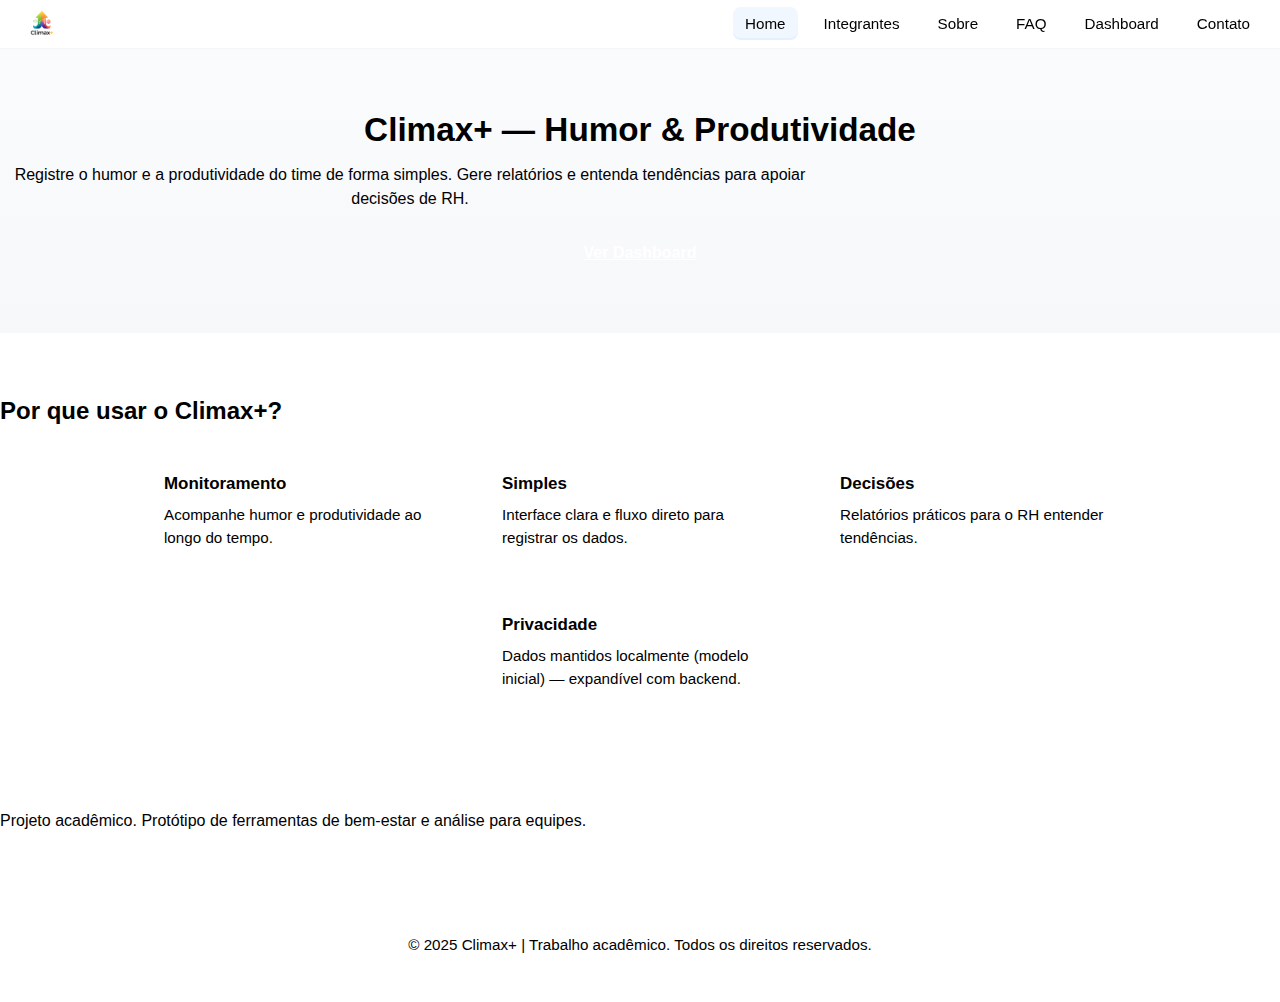
<file: index.html>
<!-- Arquivo inicial index-->
<!DOCTYPE html>
<html lang="pt-BR">
<head>
  <meta charset="utf-8" />
  <meta name="viewport" content="width=device-width,initial-scale=1" />
  <title>Climax+ — Home</title>
  <link rel="stylesheet" href="css/style.css" />
</head>
<body>
  <header>
    <nav class="navbar">
      <a href="index.html" class="brand">
        <img src="assets/logo.png" alt="Logo Climax+" width="180" height="180">
      </a>

      <button class="hamburger" id="hamburger" aria-label="Abrir menu" aria-expanded="false">
        <span></span><span></span><span></span>
      </button>

      <ul class="menu" id="menu">
        <li><a href="index.html" class="active">Home</a></li>
        <li><a href="integrantes.html">Integrantes</a></li>
        <li><a href="sobre.html">Sobre</a></li>
        <li><a href="faq.html">FAQ</a></li>
        <li><a href="dashboard.html">Dashboard</a></li>
        <li><a href="contato.html">Contato</a></li>
      </ul>
    </nav>
  </header>

  <main>
    <section class="hero">
      <h1>Climax+ — Humor & Produtividade</h1>
      <p>Registre o humor e a produtividade do time de forma simples. Gere relatórios e entenda tendências para apoiar decisões de RH.</p>
      <a class="btn" href="dashboard.html">Ver Dashboard</a>
    </section>

    <section class="benefits">
      <h2>Por que usar o Climax+?</h2>
      <div class="cards">
        <div class="card">
          <h3>Monitoramento</h3>
          <p>Acompanhe humor e produtividade ao longo do tempo.</p>
        </div>
        <div class="card">
          <h3>Simples</h3>
          <p>Interface clara e fluxo direto para registrar os dados.</p>
        </div>
        <div class="card">
          <h3>Decisões</h3>
          <p>Relatórios práticos para o RH entender tendências.</p>
        </div>
        <div class="card">
          <h3>Privacidade</h3>
          <p>Dados mantidos localmente (modelo inicial) — expandível com backend.</p>
        </div>
      </div>
    </section>

    <section class="partnership">
      <p>Projeto acadêmico. Protótipo de ferramentas de bem-estar e análise para equipes.</p>
    </section>
  </main>

  <footer>
    <p>&copy; 2025 Climax+ | Trabalho acadêmico. Todos os direitos reservados.</p>
  </footer>

  <script src="js/script.js"></script>
</body>
</html>
</file>
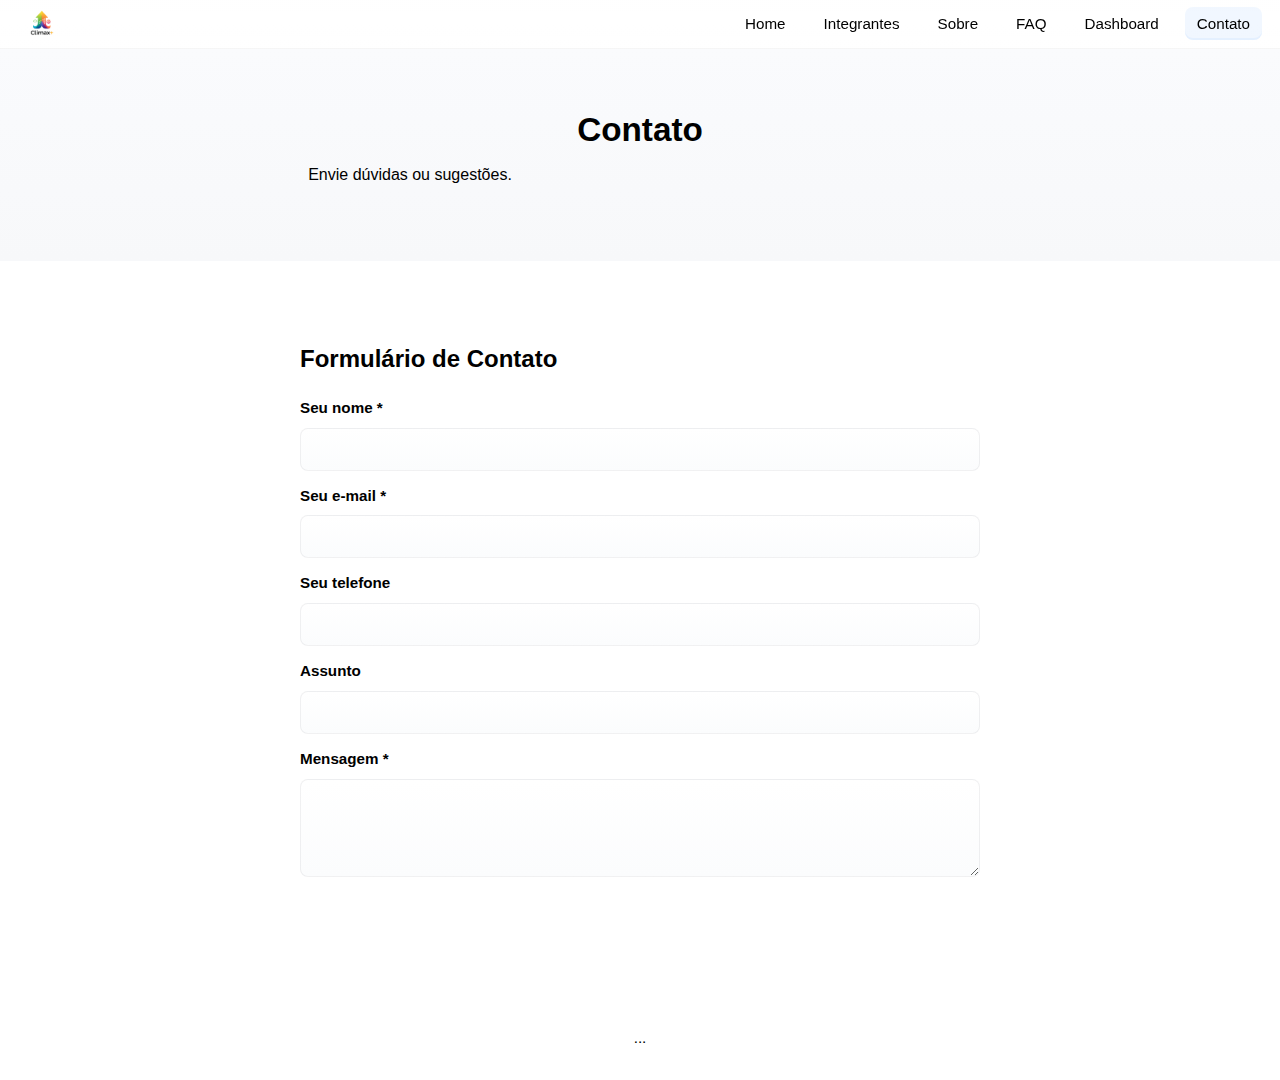
<file: contato.html>
<!DOCTYPE html>
<html lang="pt-BR">
<head>
  <meta charset="utf-8" />
  <meta name="viewport" content="width=device-width,initial-scale=1" />
  <title>Sobre | Climax+</title>
  <link rel="stylesheet" href="css/style.css" />
</head>
<body>
  <header>
    <nav class="navbar">
      <a href="index.html" class="brand">
        <img src="assets/logo.png" alt="Logo Climax+" width="180" height="180">
      </a>

      <button class="hamburger" id="hamburger" aria-label="Abrir menu" aria-expanded="false">
        <span></span><span></span><span></span>
      </button>

      <ul class="menu" id="menu">
        <li><a href="index.html">Home</a></li>
        <li><a href="integrantes.html">Integrantes</a></li>
        <li><a href="sobre.html">Sobre</a></li>
        <li><a href="faq.html">FAQ</a></li>
        <li><a href="dashboard.html">Dashboard</a></li>
        <li><a href="contato.html" class="active">Contato</a></li>
      </ul>
    </nav>
  </header>
  <main>
    <section class="hero">
      <h1>Contato</h1>
      <p>Envie dúvidas ou sugestões.</p>
    </section>

    <section class="contact">
      <form id="formContato" action="#" method="post">
        <h2>Formulário de Contato</h2>
        <label for="txtNome">Seu nome <span class="required">*</span></label>
        <input type="text" id="txtNome" name="txtNome" required>

        <label for="txtEmail">Seu e-mail <span class="required">*</span></label>
        <input type="email" id="txtEmail" name="txtEmail" required>

        <label for="telefone">Seu telefone</label>
        <input type="tel" id="telefone" name="telefone">

        <label for="txtAssunto">Assunto</label>
        <input type="text" id="txtAssunto" name="txtAssunto">

        <label for="txtMensagem">Mensagem <span class="required">*</span></label>
        <textarea id="txtMensagem" name="txtMensagem" rows="4" required></textarea>

        <input type="submit" value="Enviar">
      </form>
    </section>
  </main>
  <footer> ... </footer>
  <script src="js/script.js"></script>
</body>
</html>
</file>
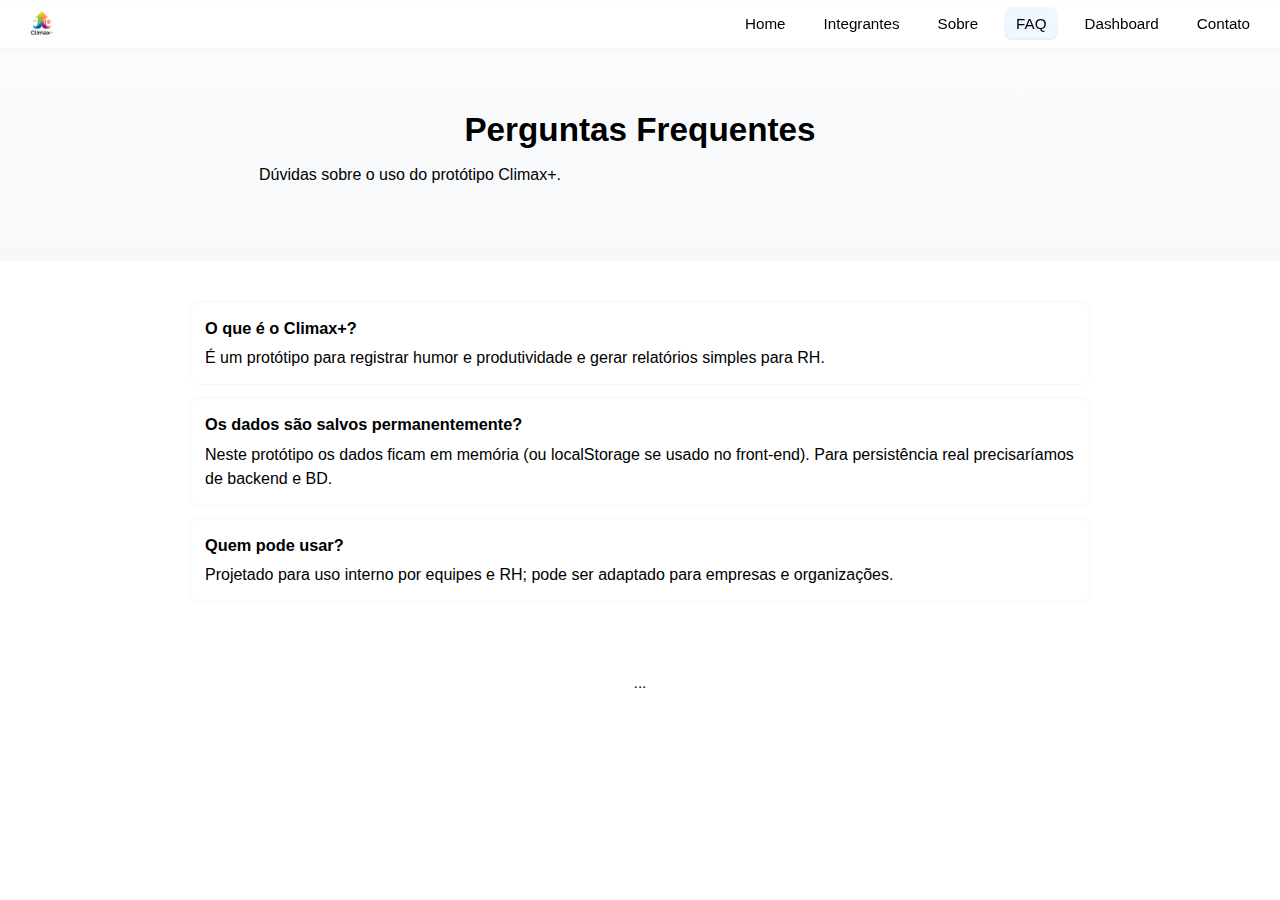
<file: faq.html>
<!DOCTYPE html>
<html lang="pt-BR">
<head>
  <meta charset="utf-8" />
  <meta name="viewport" content="width=device-width,initial-scale=1" />
  <title>Sobre | Climax+</title>
  <link rel="stylesheet" href="css/style.css" />
</head>
<body>
  <header>
    <nav class="navbar">
      <a href="index.html" class="brand">
        <img src="assets/logo.png" alt="Logo Climax+" width="180" height="180">
      </a>

      <button class="hamburger" id="hamburger" aria-label="Abrir menu" aria-expanded="false">
        <span></span><span></span><span></span>
      </button>

      <ul class="menu" id="menu">
        <li><a href="index.html">Home</a></li>
        <li><a href="integrantes.html">Integrantes</a></li>
        <li><a href="sobre.html">Sobre</a></li>
        <li><a href="faq.html" class="active">FAQ</a></li>
        <li><a href="dashboard.html">Dashboard</a></li>
        <li><a href="contato.html">Contato</a></li>
      </ul>
    </nav>
  </header>
  <main>
    <section class="hero">
      <h1>Perguntas Frequentes</h1>
      <p>Dúvidas sobre o uso do protótipo Climax+.</p>
    </section>

    <section class="faq">
      <div class="faq-item">
        <h2>O que é o Climax+?</h2>
        <p>É um protótipo para registrar humor e produtividade e gerar relatórios simples para RH.</p>
      </div>

      <div class="faq-item">
        <h2>Os dados são salvos permanentemente?</h2>
        <p>Neste protótipo os dados ficam em memória (ou localStorage se usado no front-end). Para persistência real precisaríamos de backend e BD.</p>
      </div>

      <div class="faq-item">
        <h2>Quem pode usar?</h2>
        <p>Projetado para uso interno por equipes e RH; pode ser adaptado para empresas e organizações.</p>
      </div>
    </section>
  </main>
  <footer> ... </footer>
  <script src="js/script.js"></script>
</body>
</html>
</file>
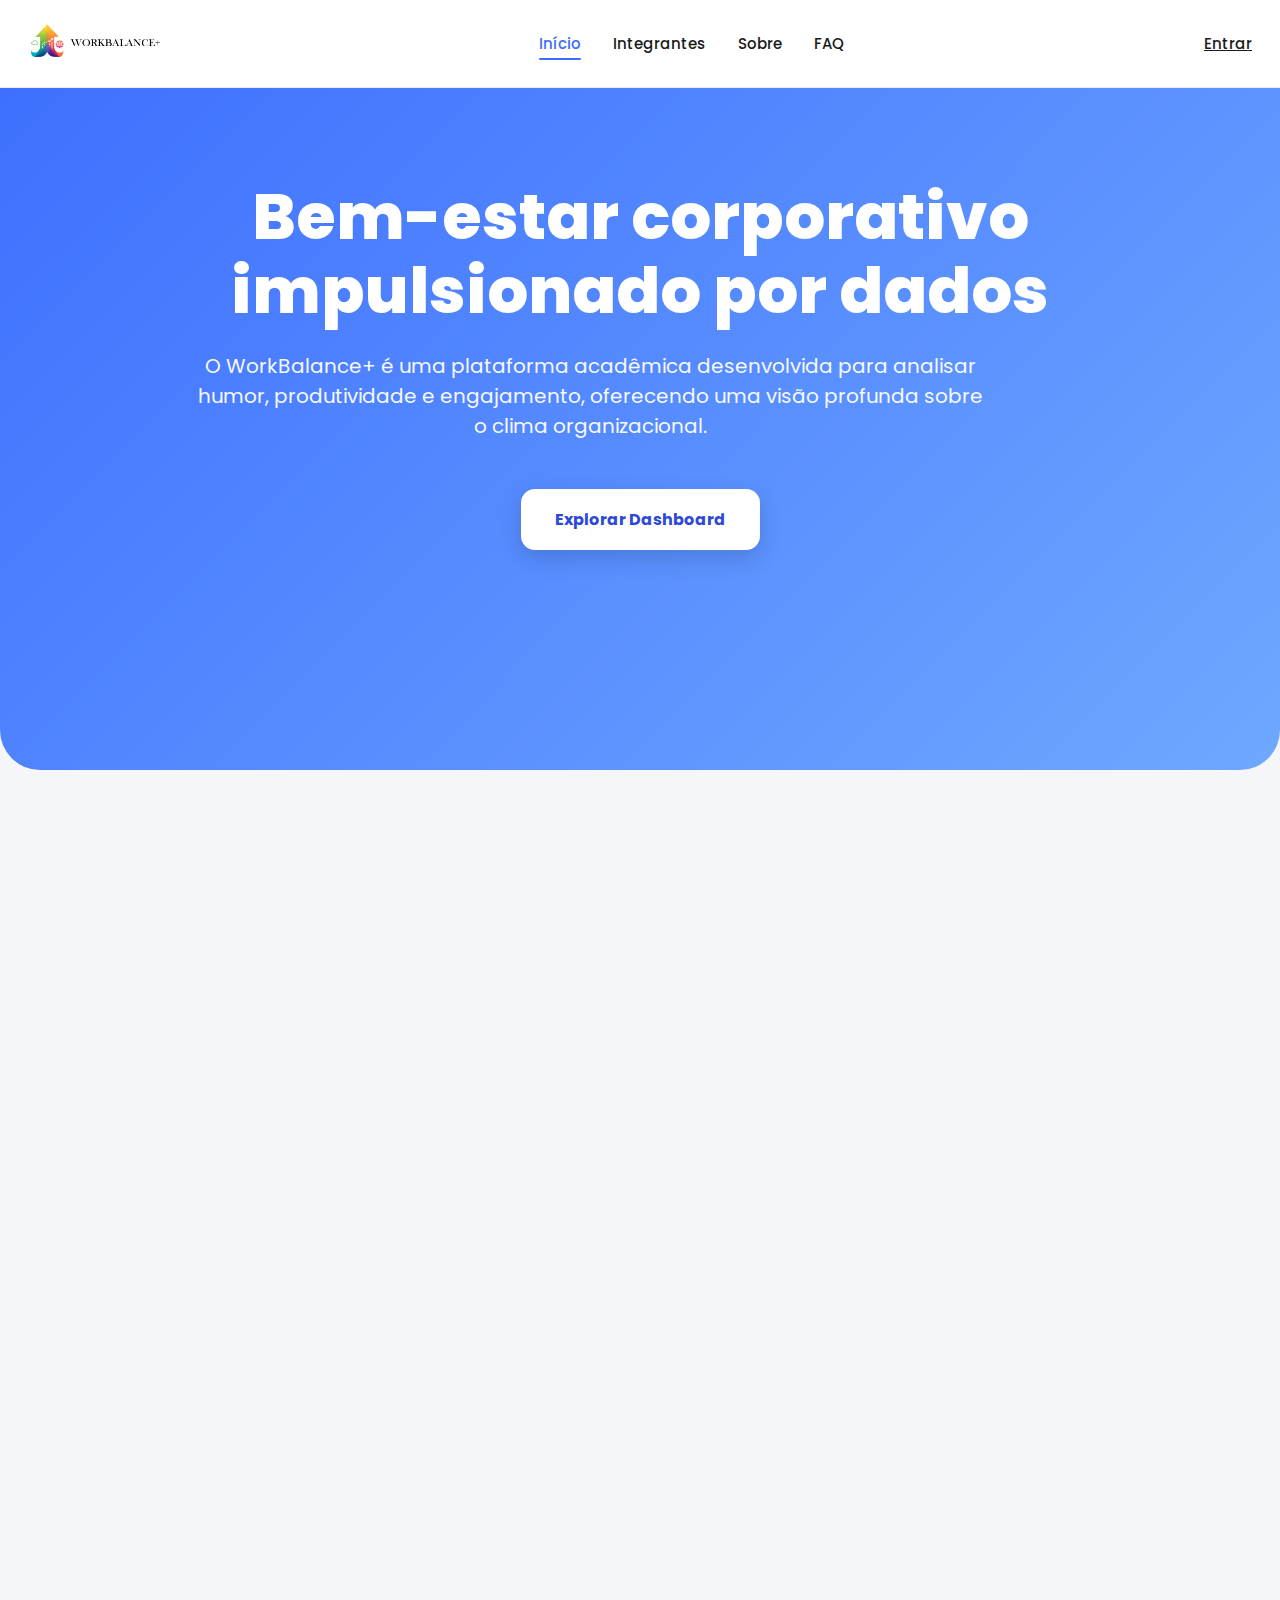
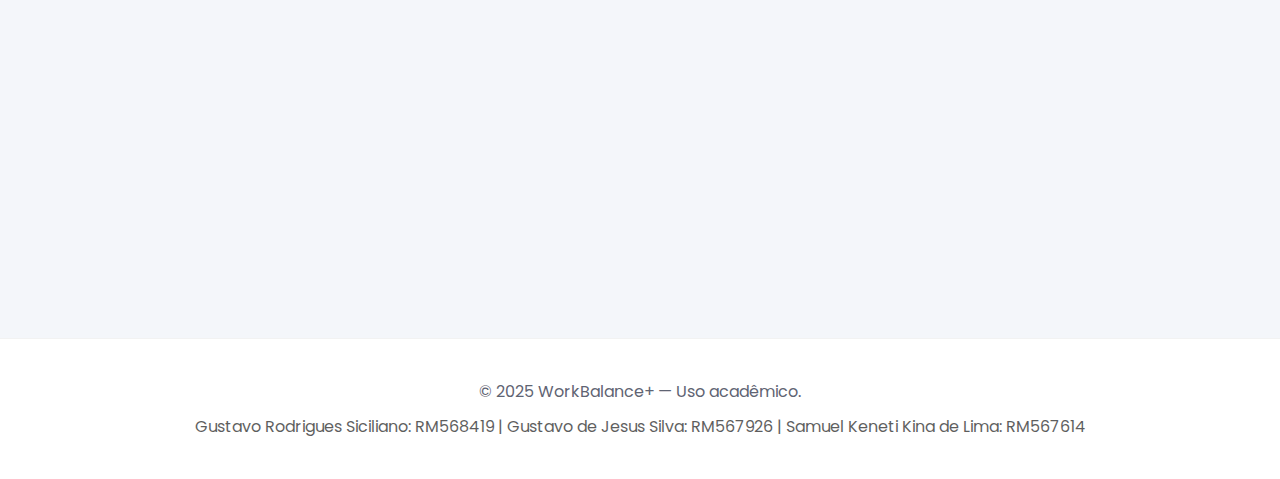
<file: Home.html>
<!DOCTYPE html>
<html lang="pt-BR">
  <head>
    <meta charset="utf-8" />
    <meta name="viewport" content="width=device-width, initial-scale=1" />
    <title>WorkBalance+ — Plataforma Acadêmica</title>

    <link rel="stylesheet" href="css/Home.css" />
    <link
      href="https://fonts.googleapis.com/css2?family=Poppins:wght@300;400;500;600;700;800&display=swap"
      rel="stylesheet"
    />
    <link rel="stylesheet" href="css/responsividade.css" />
  </head>

  <body>
    <!-- NAVBAR -->
    <header>
      <nav class="navbar">
        <a href="index.html" class="marca">
          <img
            src="assets/Logo_principal.png"
            alt="Logo WorkBalance+"
            width="150"
          />
        </a>

        <ul class="menu" id="menu">
          <li><a href="Home.html" class="ativo">Início</a></li>
          <li><a href="integrantes.html">Integrantes</a></li>
          <li><a href="sobre.html">Sobre</a></li>
          <li><a href="faq.html">FAQ</a></li>
        </ul>

        <div class="acoes">
          <a class="login" href="Login.html" id="abrirLogin">Entrar</a>
        </div>
      </nav>
    </header>

    <main>
      <!-- HERO -->
      <section class="hero big-hero fade">
        <div class="hero-texto">
          <h1>Bem-estar corporativo impulsionado por dados</h1>
          <p>
            O WorkBalance+ é uma plataforma acadêmica desenvolvida para analisar
            humor, produtividade e engajamento, oferecendo uma visão profunda
            sobre o clima organizacional.
          </p>
          <a class="botao hero-btn" href="dashboard.html">Explorar Dashboard</a>
        </div>
      </section>

      <!-- SOBRE A PLATAFORMA -->
      <section class="sobre-plataforma aparecer">
        <h2>O que é o WorkBalance+?</h2>
        <p>
          O WorkBalance+ é um projeto criado para estudar e compreender como o
          humor e a produtividade se comportam dentro de equipes. A plataforma
          avalia padrões, identifica mudanças e oferece relatórios estratégicos
          que auxiliam em pesquisas e tomadas de decisão acadêmicas.
        </p>

        <div class="sobre-grade">
          <div class="sobre-item aparecer delay1">
            <h3>📊 Análises aprofundadas</h3>
            <p>Indicadores como Mood Score e médias gerais.</p>
          </div>

          <div class="sobre-item aparecer delay2">
            <h3>🧠 Inteligência aplicada</h3>
            <p>Baseado em estudos sobre comportamento humano.</p>
          </div>

          <div class="sobre-item aparecer delay3">
            <h3>🛠 Desenvolvimento acadêmico</h3>
            <p>Construído com foco em lógica, usabilidade e boas práticas.</p>
          </div>

          <div class="sobre-item aparecer delay4">
            <h3>🔐 Privacidade garantida</h3>
            <p>Dados processados localmente, sem uso de servidores externos.</p>
          </div>
        </div>
      </section>

      <!-- COMO FUNCIONA -->
      <section class="como-funciona aparecer">
        <h2>Como funciona?</h2>
        <div class="passos">
          <div class="passo aparecer delay1">
            <span>1</span>
            <h3>Registro</h3>
            <p>O usuário insere humor, produtividade e data.</p>
          </div>

          <div class="passo aparecer delay2">
            <span>2</span>
            <h3>Processamento</h3>
            <p>A plataforma gera indicadores como Mood Score.</p>
          </div>

          <div class="passo aparecer delay3">
            <span>3</span>
            <h3>Análise</h3>
            <p>Exibição de médias, tendências e comparativos.</p>
          </div>

          <div class="passo aparecer delay4">
            <span>4</span>
            <h3>Resultados</h3>
            <p>Painéis e relatórios claros e intuitivos.</p>
          </div>
        </div>
      </section>

      <!-- PARCERIA -->
      <section class="parceria aparecer">
        <p>Projeto acadêmico — FIAP 2025</p>
      </section>

      <!-- FOOTER -->
      <footer>
        <p>&copy; 2025 WorkBalance+ — Uso acadêmico.</p>
        <p class="nomes-rodape">
          Gustavo Rodrigues Siciliano: RM568419 | Gustavo de Jesus Silva:
          RM567926 | Samuel Keneti Kina de Lima: RM567614
        </p>
      </footer>
    </main>

    <!-- SCRIPT DO SITE -->
    <script src="js/script.js"></script>

    <!-- 🟦 BOT DO IBM WATSON (ADICIONADO AQUI — LOCAL IDEAL) -->
    <script>
      window.watsonAssistantChatOptions = {
        integrationID: "c4604505-3b60-4d71-a15a-76c05218d6b8",
        region: "us-south",
        serviceInstanceID: "f27f254f-5677-496c-b2a1-928a7f79bf5a",
        onLoad: async (instance) => {
          await instance.render();
        },
      };

      setTimeout(function () {
        const t = document.createElement("script");
        t.src =
          "https://web-chat.global.assistant.watson.appdomain.cloud/versions/" +
          (window.watsonAssistantChatOptions.clientVersion || "latest") +
          "/WatsonAssistantChatEntry.js";
        document.head.appendChild(t);
      });
    </script>
  </body>
</html>
</file>
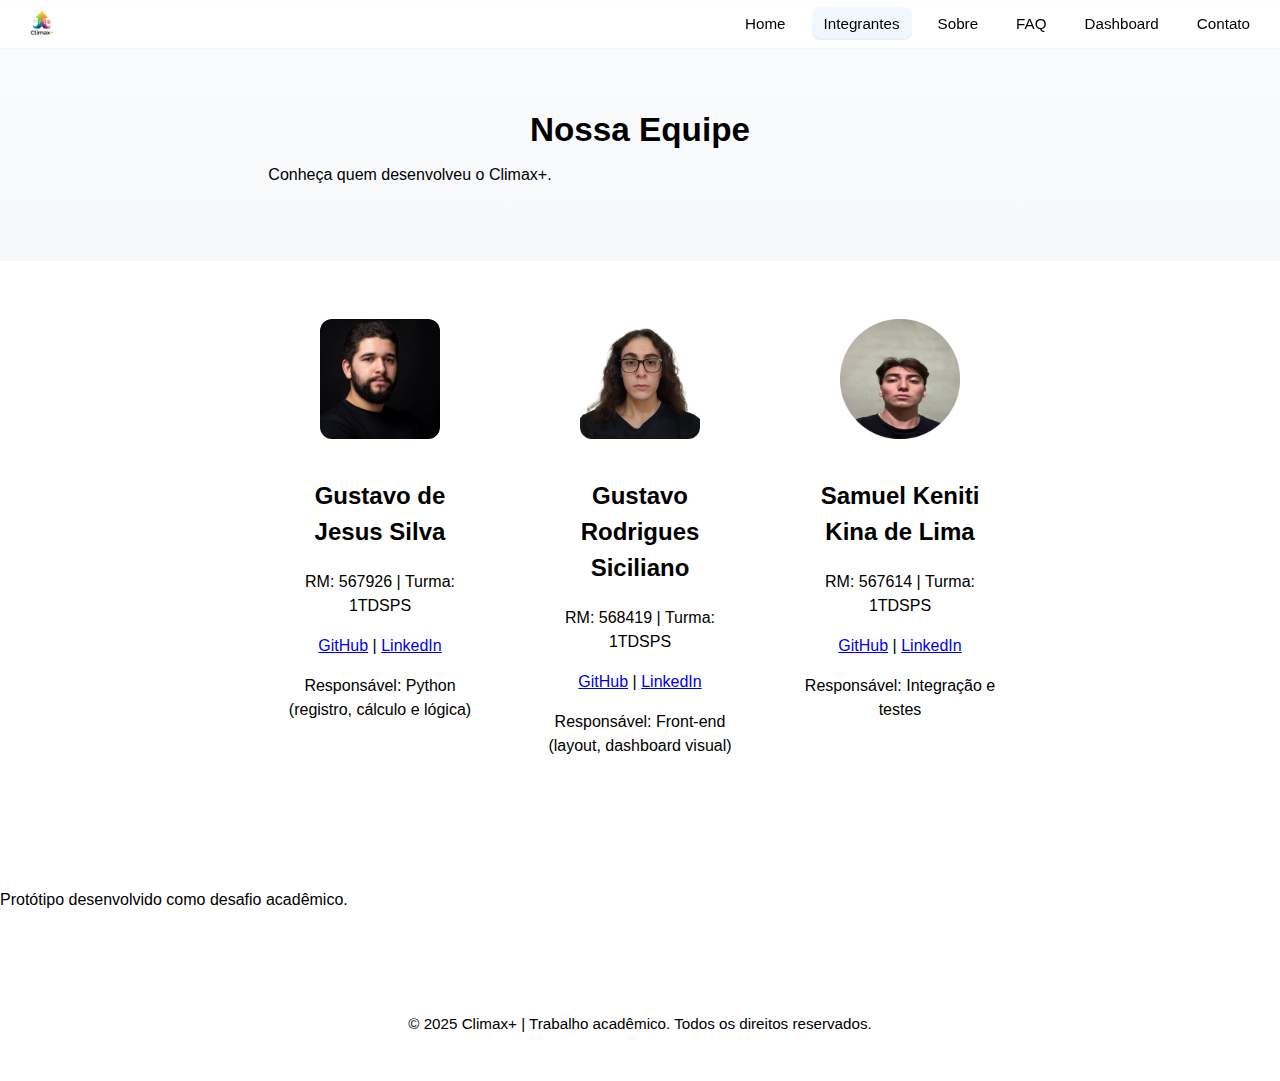
<file: integrantes.html>
<!DOCTYPE html>
<html lang="pt-BR">
<head>
  <meta charset="utf-8" />
  <meta name="viewport" content="width=device-width,initial-scale=1" />
  <title>Integrantes | Climax+</title>
  <link rel="stylesheet" href="css/style.css" />
</head>
<body>
  <header>
    <nav class="navbar">
      <a href="index.html" class="brand">
        <img src="assets/logo.png" alt="Logo Climax+" width="180" height="180">
      </a>

      <button class="hamburger" id="hamburger" aria-label="Abrir menu" aria-expanded="false">
        <span></span><span></span><span></span>
      </button>

      <ul class="menu" id="menu">
        <li><a href="index.html">Home</a></li>
        <li><a href="integrantes.html" class="active">Integrantes</a></li>
        <li><a href="sobre.html">Sobre</a></li>
        <li><a href="faq.html">FAQ</a></li>
        <li><a href="dashboard.html">Dashboard</a></li>
        <li><a href="contato.html">Contato</a></li>
      </ul>
    </nav>
  </header>

  <main>
    <section class="hero">
      <h1>Nossa Equipe</h1>
      <p>Conheça quem desenvolveu o Climax+.</p>
    </section>

    <section class="team">
      <article class="member">
        <img src="assets/G_JESUS.jpeg" alt="Gustavo de Jesus Silva">
        <h2>Gustavo de Jesus Silva</h2>
        <p class="meta">RM: 567926 | Turma: 1TDSPS</p>
        <p><a href="https://github.com/xGuga13x" target="_blank" rel="noopener">GitHub</a> |
           <a href="https://www.linkedin.com/in/gustavo-de-jesus-silva-57716320b/" target="_blank" rel="noopener">LinkedIn</a></p>
        <p class="role">Responsável: Python (registro, cálculo e lógica)</p>
      </article>

      <article class="member">
        <img src="assets/Siciliano.jpg" alt="Gustavo Rodrigues Siciliano">
        <h2>Gustavo Rodrigues Siciliano</h2>
        <p class="meta">RM: 568419 | Turma: 1TDSPS</p>
        <p><a href="https://github.com/Gxst456" target="_blank" rel="noopener">GitHub</a> |
           <a href="https://www.linkedin.com/in/gustavo-siciliano-78242224a/" target="_blank" rel="noopener">LinkedIn</a></p>
        <p class="role">Responsável: Front-end (layout, dashboard visual)</p>
      </article>

      <article class="member">
        <img src="assets/Samuel_Keniti.jpg" alt="Samuel Keniti Kina de Lima">
        <h2>Samuel Keniti Kina de Lima</h2>
        <p class="meta">RM: 567614 | Turma: 1TDSPS</p>
        <p><a href="https://github.com/swordoffiresof-coder" target="_blank" rel="noopener">GitHub</a> |
           <a href="https://www.linkedin.com/in/samuel-keniti-kina-de-lima-1b7566228/" target="_blank" rel="noopener">LinkedIn</a></p>
        <p class="role">Responsável: Integração e testes</p>
      </article>
    </section>

    <section class="partnership">
      <p>Protótipo desenvolvido como desafio acadêmico.</p>
    </section>
  </main>

  <footer>
    <p>&copy; 2025 Climax+ | Trabalho acadêmico. Todos os direitos reservados.</p>
  </footer>

  <script src="js/script.js"></script>
</body>
</html>
</file>
<file: css/style.css>
Style.cssvelho
/* ======================================================
   Climax+ - style.css (Minimalista Clean)
   Aplicável a todas as páginas: index, integrantes, sobre,
   faq, contato, dashboard.
   ====================================================== */

/* ===== Variáveis (cores / tipografia) ===== */
:root{
  --bg: #f7f8fa;
  --card: #ffffff;
  --text: #202428;
  --muted: #6b7280;
  --accent: #0b76ff;     /* azul limpo para destaques */
  --accent-2: #0b5fd6;   /* hover/ações */
  --glass: rgba(255,255,255,0.6);
  --shadow-1: 0 6px 18px rgba(18,24,32,0.06);
  --radius: 12px;
  --max-width: 1200px;
  --fw-regular: 400;
  --fw-medium: 600;
  --fw-bold: 700;
  --ease: 0.22s;
  --container-padding: 20px;
  --header-height: 72px;
}

/* ===== Reset + base ===== */
* { box-sizing: border-box; -webkit-font-smoothing:antialiased; -moz-osx-font-smoothing:grayscale; }
html,body { height:100%; }
html { font-size:16px; }
body{
  margin:0;
  font-family: "Inter", "Segoe UI", Roboto, Arial, sans-serif;
  background: var(--bg);
  color: var(--text);
  line-height:1.5;
  -webkit-font-smoothing:antialiased;
}

/* ===== Layout centralizado ===== */
.container{
  width: calc(100% - 2*var(--container-padding));
  max-width: var(--max-width);
  margin: 0 auto;
  padding: 0 var(--container-padding);
}

/* ===== Header / Navbar ===== */
header{
  backdrop-filter: blur(6px);
  background: linear-gradient(180deg, rgba(255,255,255,0.55), rgba(255,255,255,0.45));
  border-bottom: 1px solid rgba(16,24,32,0.04);
  position: sticky;
  top:0;
  z-index:1200;
}

.navbar{
  height: var(--header-height);
  display:flex;
  align-items:center;
  justify-content:space-between;
  gap: 16px;
  padding: 0 var(--container-padding);
  max-width: var(--max-width);
  margin:0 auto;
}

/* brand */
.brand img { display:block; width: 48px; height:48px; object-fit:cover; border-radius:8px; }

/* menu - desktop default hidden in mobile */
.menu {
  list-style:none;
  display:flex;
  gap: 18px;
  align-items:center;
  margin:0;
  padding:0;
}

/* menu links */
.menu a{
  text-decoration:none;
  color:var(--text);
  font-weight:var(--fw-medium);
  padding:8px 12px;
  border-radius:8px;
  transition: background var(--ease), color var(--ease), transform var(--ease);
  font-size:0.95rem;
}

.menu a:hover{
  color: var(--accent-2);
  transform: translateY(-1px);
}

.menu a.active{
  color: var(--accent);
  background: rgba(11,118,255,0.06);
  box-shadow: inset 0 -2px 0 rgba(11,118,255,0.06);
}

/* hamburger button (mobile / tablet) */
.hamburger{
  display:none;
  width:42px;
  height:42px;
  background:transparent;
  border:1px solid rgba(16,24,32,0.04);
  border-radius:10px;
  align-items:center;
  justify-content:center;
  cursor:pointer;
  transition: background var(--ease), transform var(--ease);
}

.hamburger span{
  display:block;
  width:18px;
  height:2px;
  background:var(--text);
  border-radius:2px;
  position:relative;
  transition: transform var(--ease), opacity var(--ease);
}
.hamburger span::before,
.hamburger span::after{
  content:"";
  position:absolute;
  left:0;
  right:0;
  height:2px;
  background:var(--text);
  border-radius:2px;
  transition: transform var(--ease), opacity var(--ease);
}
.hamburger span::before { top:-6px; }
.hamburger span::after  { top:6px; }

.hamburger.active span{ transform: rotate(45deg); background: transparent; }
.hamburger.active span::before { transform: rotate(-90deg) translateX(-6px); top:0; }
.hamburger.active span::after  { opacity:0; }

/* ===== Hero / header sections ===== */
.hero{
  padding: 56px 0;
  text-align: left;
  background: linear-gradient(180deg, rgba(250,251,253,1), rgba(247,248,250,1));
}
.hero .container{ display:flex; align-items:center; gap:32px; flex-direction:column; text-align:center; }
.hero h1{ font-size:clamp(1.6rem, 2.6vw, 2.4rem); margin:0 0 8px; font-weight:700; color:var(--text); }
.hero p{ margin:0 0 18px; color:var(--muted); max-width:820px; }
.hero .btn{ display:inline-block; padding:12px 18px; border-radius:10px; background:var(--accent); color:#fff; font-weight:600; box-shadow:var(--shadow-1); }

/* ===== Sections / cards ===== */
section { padding: 40px 0; }
.benefits .cards{ display:flex; gap:18px; justify-content:center; flex-wrap:wrap; }
.card{
  background:var(--card);
  border-radius: var(--radius);
  padding:22px;
  box-shadow: var(--shadow-1);
  min-width:220px;
  max-width:320px;
  transition: transform var(--ease), box-shadow var(--ease);
}
.card h3{ margin:0 0 8px; font-size:1.06rem; }
.card p{ margin:0; color:var(--muted); font-size:0.95rem; }

/* ===== Team / integrantes ===== */
.team{ display:flex; gap:20px; flex-wrap:wrap; justify-content:center; }
.member{
  width:240px; border-radius:12px; background:var(--card); padding:18px; text-align:center; box-shadow:var(--shadow-1);
}
.member img{ width:120px; height:120px; border-radius:12px; object-fit:cover; margin-bottom:12px; }

/* ===== FAQ ===== */
.faq{ max-width:900px; margin: 0 auto; display:flex; flex-direction:column; gap:12px; }
.faq-item{ background:transparent; border-radius:10px; padding:14px; border:1px solid rgba(16,24,32,0.04); }
.faq-item h2{ font-size:1.02rem; margin:0 0 6px; }
.faq-item p{ margin:0; color:var(--muted); }

/* ===== Formulário contato ===== */
form{ max-width:720px; margin:0 auto; background:var(--card); padding:20px; border-radius:12px; box-shadow:var(--shadow-1); }
label{ display:block; margin-bottom:8px; font-weight:600; color:var(--text); font-size:0.95rem; }
input[type="text"], input[type="email"], input[type="tel"], textarea{
  width:100%; padding:12px; border-radius:8px; border:1px solid rgba(16,24,32,0.06); margin-bottom:14px; font-size:0.95rem;
  background: linear-gradient(180deg, #ffffff, #fbfcfd);
}
input[type="submit"]{
  display:inline-block; padding:12px 18px; border-radius:10px; background:var(--accent); color:#fff; border:0; font-weight:600; cursor:pointer;
  transition: background var(--ease), transform var(--ease);
}
input[type="submit"]:hover{ background:var(--accent-2); transform: translateY(-2px); }

/* ===== Footer ===== */
footer{ padding:30px 0; text-align:center; color:var(--muted); font-size:0.95rem; }

/* ===== Accessibility focus ===== */
a:focus, button:focus, input:focus, textarea:focus{ outline:none; box-shadow:0 0 0 4px rgba(11,118,255,0.12); border-radius:8px; }

/* ===== Mobile first behavior & breakpoints ===== */

/* ---- Mobile (<= 600px) ---- */
@media (max-width:600px){
  .navbar{ padding: 0 12px; }
  .menu{ display:none; } /* hidden, hamburger visible */
  .hamburger{ display:flex; }

  .hero .container{ padding: 6px; }
  .benefits .cards{ flex-direction:column; align-items:center; }
  section{ padding:28px 0; }
}

/* ---- Tablet small (601–768px) ---- */
@media (min-width:601px) and (max-width:768px){
  .navbar{ padding: 0 18px; }
  .hamburger{ display:flex; }
  .menu{ display:none; } /* mobile overlay menu */
  .hero .container{ padding: 0; }
}

/* ---- Desktop (>= 769px) ---- */
@media (min-width:769px){
  .hamburger{ display:none; } /* hide hamburger on desktop */

  .navbar{ padding: 0 18px; }
  .menu{ display:flex; align-items:center; gap:14px; }

  .hero{ text-align:center; }
  .hero .container{ flex-direction:column; }
}

/* ===== Mobile menu overlay (centered) =====
   We use a fixed centered modal so the menu doesn't stick to bottom.
   Controlled by adding .menu--open to body via JS (safer than relying only on classes).
   ===== */
.menu-overlay{
  position: fixed;
  inset: 0;
  display: none;
  align-items: center;
  justify-content: center;
  background: rgba(12,18,24,0.35);
  z-index: 1400;
  padding: 24px;
}
.menu-overlay .menu{
  display:flex;
  flex-direction:column;
  gap:14px;
  background:var(--card);
  padding:20px;
  border-radius:12px;
  box-shadow: var(--shadow-1);
  min-width: 260px;
  max-width: 92%;
}
.menu-overlay.show{ display:flex; }

/* ==== small visual tweaks ==== */
.card, .member, form { transition: transform 0.18s ease, box-shadow 0.18s ease; }
</file>
<file: css/Home.css>
/* Paleta */
:root {
  --fundo: #f4f6fa;
  --fundo-alt: #ffffff;
  --texto: #1a1a1a;
  --texto-suave: #5f6473;

  --primaria: #3c6dff;
  --primaria-clara: #6ea8ff;
  --primaria-escura: #2d4ad7;

  --radius: 14px;
  --sombra: 0 8px 24px rgba(0, 0, 0, 0.08);
  --largura-max: 1280px;

  --transicao: 0.25s ease;
}

/* Reset */
* {
  margin: 0;
  padding: 0;
  box-sizing: border-box;
}

body {
  font-family: "Poppins", sans-serif;
  background: var(--fundo);
  color: var(--texto);
  overflow-x: hidden;
  animation: fadeIn 0.6s ease forwards;
}

/* Fade inicial */
@keyframes fadeIn {
  from {
    opacity: 0;
  }
  to {
    opacity: 1;
  }
}

/* Navbar */
header {
  position: fixed;
  top: 0;
  left: 0;
  width: 100%;
  background: #fff;
  border-bottom: 1px solid rgba(0, 0, 0, 0.08);
  transition: 0.35s ease;
  z-index: 9999;
}

header.scrolled {
  background: rgba(255, 255, 255, 0.55);
  backdrop-filter: blur(16px);
  box-shadow: 0 8px 20px rgba(0, 0, 0, 0.08);
}

.navbar {
  max-width: var(--largura-max);
  margin: auto;
  padding: 22px 28px;
  display: flex;
  justify-content: space-between;
  align-items: center;

  /* NECESSÁRIO PARA RESPONSIVIDADE */
  flex-wrap: wrap;
  gap: 14px;
}

.menu {
  display: flex;
  gap: 32px;
  list-style: none;
  flex-wrap: wrap;
}

.menu a {
  text-decoration: none;
  font-weight: 500;
  font-size: 15px;
  color: var(--texto);
  position: relative;
  padding-bottom: 3px;
  transition: 0.3s ease;
}

/* Underline animado */
.menu a::after {
  content: "";
  position: absolute;
  left: 0;
  bottom: -3px;
  width: 0;
  height: 2px;
  background: var(--primaria);
  border-radius: 50px;
  transition: 0.3s ease;
}

.menu a:hover::after,
.menu a.ativo::after {
  width: 100%;
}

.menu a:hover,
.menu a.ativo {
  color: var(--primaria);
}

/* Botão Entrar */
.login {
  font-size: 15px;
  font-weight: 500;
  color: var(--texto);
  cursor: pointer;
  transition: 0.25s;
}

.login:hover {
  color: var(--primaria);
}

/* Hero */
.big-hero {
  display: flex;
  flex-direction: column;
  align-items: center;
  text-align: center;
  padding: 180px 20px 220px;

  /* torna responsivo */
  padding-top: clamp(120px, 20vw, 180px);
  padding-bottom: clamp(130px, 18vw, 220px);

  background: linear-gradient(135deg, var(--primaria), var(--primaria-clara));
  border-bottom-left-radius: 40px;
  border-bottom-right-radius: 40px;
  color: white;
}

.hero-texto h1 {
  font-size: clamp(2.2rem, 6vw, 4rem);
  font-weight: 800;
  line-height: 1.15;
  max-width: 900px;
  margin-bottom: 24px;
}

.hero-texto p {
  font-size: clamp(1rem, 3.2vw, 1.25rem);
  max-width: 800px;
  margin-bottom: 48px;
  opacity: 0.95;
}

/* Botão com animação */
.hero-btn {
  padding: 18px 34px;
  background: #fff;
  color: var(--primaria-escura);
  border-radius: var(--radius);
  font-weight: 700;
  text-decoration: none;
  box-shadow: 0 8px 22px rgba(0, 0, 0, 0.15);
  transition: 0.35s ease;
  display: inline-block;
}

.hero-btn:hover {
  animation: pulinho 0.38s ease forwards;
  box-shadow: 0 16px 36px rgba(60, 109, 255, 0.32);
}

/* Keyframe do pulo */
@keyframes pulinho {
  0% {
    transform: translateY(0) scale(1);
  }
  45% {
    transform: translateY(-10px) scale(1.06);
  }
  75% {
    transform: translateY(-6px) scale(1.03);
  }
  100% {
    transform: translateY(-8px) scale(1.04);
  }
}

/* Sobre */
.sobre-plataforma {
  padding: 100px 20px;
  text-align: center;
  max-width: var(--largura-max);
  margin: auto;
}

.sobre-grade {
  display: grid;
  grid-template-columns: repeat(auto-fit, minmax(260px, 1fr));
  gap: 26px;
  margin-top: 40px;
}

.sobre-item {
  background: white;
  padding: 32px;
  border-radius: 18px;
  box-shadow: var(--sombra);
  transition: var(--transicao);
}

.sobre-item:hover {
  transform: translateY(-6px);
}

/* Como funciona */
.como-funciona {
  background: var(--fundo-alt);
  padding: 100px 20px;
  text-align: center;
}

.passos {
  display: grid;
  grid-template-columns: repeat(auto-fit, minmax(220px, 1fr));
  gap: 30px;
  margin-top: 40px;
}

.passo {
  background: var(--fundo);
  padding: 32px;
  border-radius: 18px;
  transition: var(--transicao);
}

.passo:hover {
  transform: translateY(-6px);
}

.passo span {
  display: inline-flex;
  justify-content: center;
  align-items: center;
  width: 42px;
  height: 42px;
  border-radius: 50%;
  background: var(--primaria);
  color: white;
  margin-bottom: 10px;
}

/* Parceria */
.parceria {
  padding: 60px 20px;
  text-align: center;
  background: var(--fundo-alt);
  border-top: 1px solid rgba(0, 0, 0, 0.06);
  border-bottom: 1px solid rgba(0, 0, 0, 0.06);
  box-shadow: inset 0 12px 28px rgba(0, 0, 0, 0.04);
}

.parceria p {
  font-size: 1.2rem;
  font-weight: 600;
  color: var(--primaria-escura);
}

/* Footer */
footer {
  text-align: center;
  padding: 40px 20px;
  background: #ffffff;
  border-top: 1px solid rgba(0, 0, 0, 0.05);
  color: var(--texto-suave);
}

.nomes-rodape {
  margin-top: 10px;
  color: var(--texto);
  opacity: 0.7;
}

/* Animações de scroll */
.aparecer {
  opacity: 0;
  transform: translateY(40px);
  transition: opacity 0.7s ease, transform 0.7s ease;
}

.visivel {
  opacity: 1;
  transform: translateY(0);
}

.delay1 {
  transition-delay: 0.1s;
}
.delay2 {
  transition-delay: 0.2s;
}
.delay3 {
  transition-delay: 0.3s;
}
.delay4 {
  transition-delay: 0.4s;
}

/* Modal Login */
.modal-login {
  position: fixed;
  inset: 0;
  display: none;
  justify-content: center;
  align-items: center;
  background: rgba(0, 0, 0, 0.55);
  backdrop-filter: blur(4px);
  z-index: 99999;
}

.login-conteudo {
  background: white;
  width: 360px;
  padding: 40px 35px;
  border-radius: 18px;
  box-shadow: 0 12px 28px rgba(0, 0, 0, 0.18);
  position: relative;
  animation: modal 0.35s ease;
}

/* modal responsivo */
@media (max-width: 380px) {
  .login-conteudo {
    width: 92%;
  }
}

@keyframes modal {
  from {
    opacity: 0;
    transform: translateY(40px) scale(0.95);
  }
  to {
    opacity: 1;
    transform: translateY(0) scale(1);
  }
}

.fechar-login {
  position: absolute;
  right: 22px;
  top: 16px;
  font-size: 26px;
  color: #444;
  cursor: pointer;
}

.login-conteudo h2 {
  color: var(--primaria-escura);
  font-weight: 700;
  margin-bottom: 4px;
}

.subtitulo-login {
  color: var(--texto-suave);
  margin-bottom: 16px;
}

.login-conteudo input {
  width: 100%;
  padding: 14px;
  border-radius: 10px;
  border: 1px solid #dcdcdc;
  margin-bottom: 15px;
  outline: none;
  transition: 0.25s;
}

.login-conteudo input:focus {
  border-color: var(--primaria);
  box-shadow: 0 0 0 3px rgba(60, 109, 255, 0.18);
}

.btn-login {
  width: 100%;
  padding: 14px;
  background: var(--primaria);
  color: white;
  border: none;
  border-radius: 12px;
  font-weight: 700;
  cursor: pointer;
  transition: 0.25s ease;
}

.btn-login:hover {
  background: var(--primaria-escura);
  transform: translateY(-2px);
}

/* RESPONSIVIDADE */

/* Telas muito pequenas */
@media (max-width: 360px) {
  .menu a {
    font-size: 12px;
  }
  .passos {
    grid-template-columns: 1fr;
  }
}

/* Celulares até 480px */
@media (max-width: 480px) {
  .navbar img {
    width: 120px;
  }

  .hero-texto h1 {
    font-size: 2.2rem;
  }
  .hero-texto p {
    font-size: 1rem;
  }

  .sobre-grade {
    grid-template-columns: 1fr;
  }
  .passos {
    grid-template-columns: 1fr;
  }
}

/* Tablets */
@media (max-width: 820px) {
  .big-hero {
    padding: 150px 25px 180px;
  }

  .hero-texto h1 {
    font-size: 2.6rem;
  }

  .sobre-plataforma {
    padding: 70px 20px;
  }
}

/* Notebooks pequenos */
@media (max-width: 1024px) {
  .hero-texto h1 {
    font-size: 2.8rem;
  }
  .sobre-plataforma p {
    max-width: 700px;
  }
}
</file>
<file: css/responsividade.css>
@media (max-width: 820px) {
  .navbar {
    flex-direction: column;
    align-items: center;
    gap: 12px !important;
  }

  .menu {
    width: 100%;
    justify-content: center;
    flex-wrap: wrap;
    gap: 18px !important;
  }

  .acoes {
    margin-top: 6px;
  }
}

@media (max-width: 480px) {
  .big-hero {
    padding-top: 120px !important;
    padding-bottom: 120px !important;
  }

  .hero-texto h1 {
    font-size: 1.9rem !important;
  }

  .hero-texto p {
    font-size: 0.95rem !important;
  }
}

@media (max-width: 600px) {
  .sobre-grade,
  .passos {
    grid-template-columns: 1fr !important;
    gap: 22px !important;
  }
}

@media (max-width: 480px) {
  footer p,
  .nomes-rodape {
    font-size: 0.82rem !important;
    padding: 0 14px;
    line-height: 1.3;
  }
}

@media (max-width: 350px) {
  .menu a {
    font-size: 12px !important;
  }

  .navbar img {
    width: 120px !important;
  }
}
</file>
